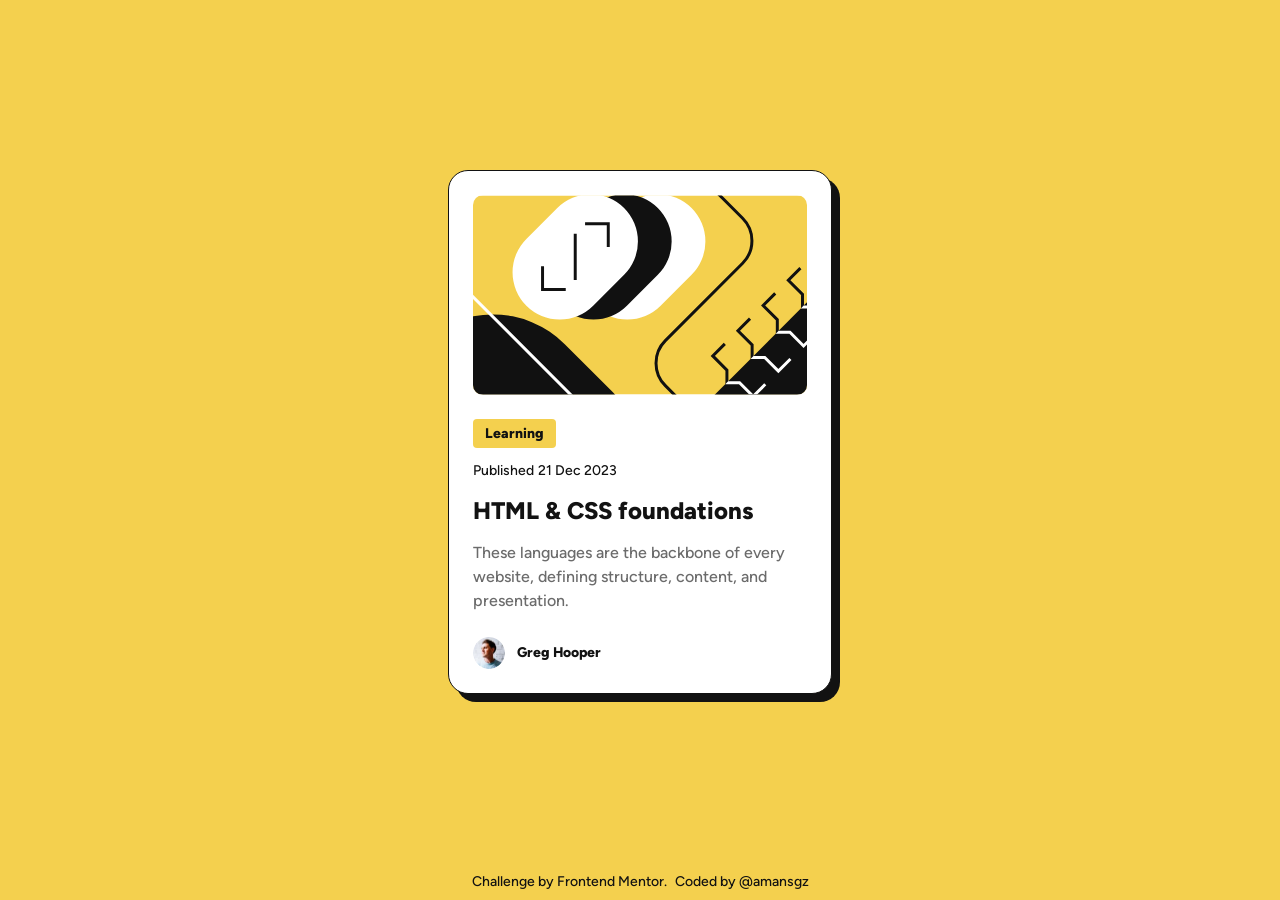
<file: blog-preview-card/index.html>
<!DOCTYPE html>
<html lang="en">

<head>
    <meta charset="UTF-8">
    <meta name="viewport" content="width=device-width, initial-scale=1.0">

    <!-- Favicon -->
    <link rel="icon" type="image/png" sizes="32x32" href="./assets/images/favicon-32x32.png">

    <!-- Title & Description(SEO) -->
    <title>Frontend Mentor | Blog preview card</title>
    <meta name="description" content="Solution to Blog preview card challenge on Frontend Mentor">

    <!-- CSS main stylesheets -->
    <link rel="stylesheet" href="./css/main.css">
</head>

<body>

    <main class="main-content">

        <article class="card">

            <header class="card__header">
                <!--  show a cropped portion on mobile and complete image on desktop  -->
                <img class="card__img" src="./assets/images/illustration-article.svg" alt="" width="288" height="288"
                    aria-hidden="true">
            </header>


            <div class="card__content">

                <span class="card__badge  card__badge--learning">
                    Learning
                </span>

                <div class="card__wrapper-date">
                    <span class="card__published">Published</span>
                    <time class="card__date" datetime="2023-12-21">
                        21 Dec 2023
                    </time>
                </div>

                <h1>
                    <a href="#" class="card__title">
                        HTML & CSS foundations
                    </a>
                </h1>

                <p class="card__description">
                    These languages are the backbone of every website, defining structure, content, and presentation.
                </p>

            </div>

            <footer class="card__footer">

                <div class="author">
                    <img class="author__avatar" src="./assets/images/image-avatar.webp" alt="Avatar of Greg Hooper"
                        width="32" height="32">

                    <p class="author__name">Greg Hooper</p>
                </div>

            </footer>

        </article>


    </main>

    <footer class="footer">

        <ul class="attribution">
            <li class="attribution__item">
                Challenge by <a class="attribution__link" href="https://www.frontendmentor.io?ref=challenge"
                    target="_blank" rel="noopener noreferrer">Frontend Mentor</a>.
            </li>

            <li class="attribution__item">
                Coded by
                <a class="attribution__link" href="https://github.com/amansgz" target="_blank"
                    rel="noopener noreferrer">
                    @amansgz</a>
            </li>
        </ul>

    </footer>


</body>

</html>
</file>
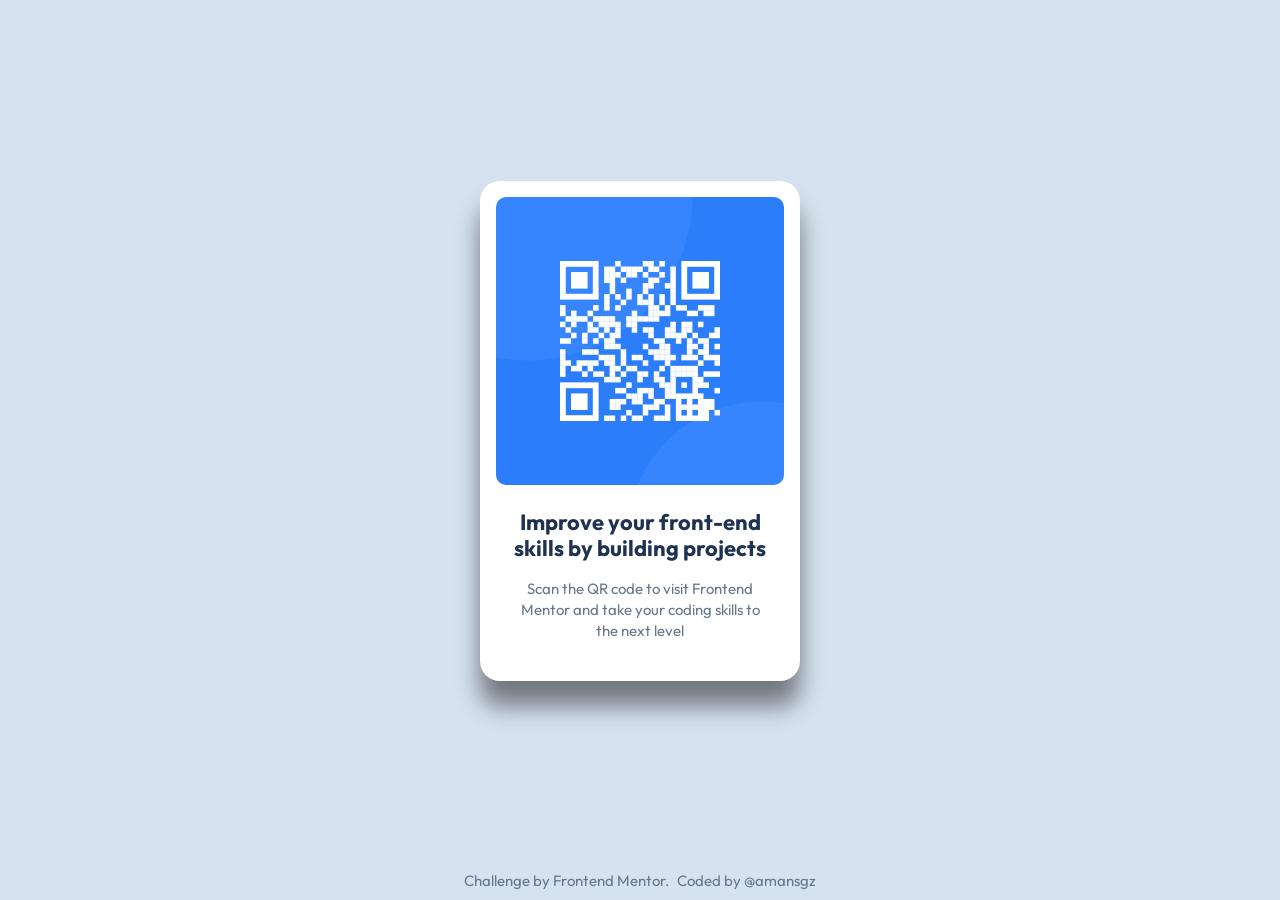
<file: qr-code-component/index.html>
<!DOCTYPE html>
<html lang="en">

<head>
    <meta charset="UTF-8">
    <meta name="viewport" content="width=device-width, initial-scale=1.0">

    <!-- Favicon -->
    <link rel="icon" type="image/png" sizes="32x32" href="./images/favicon-32x32.png">

    <!-- Google Fonts -->
    <link rel="preconnect" href="https://fonts.googleapis.com" />
    <link rel="preconnect" href="https://fonts.gstatic.com" crossorigin />
    <link href="https://fonts.googleapis.com/css2?family=Outfit:wght@400;700&display=swap" rel="stylesheet">

    <!-- Title & Description(SEO) -->
    <title>Frontend Mentor | QR code component</title>
    <meta name="description" content="Solution to QR code component challenge ono Frontend Mentor">

    <!-- CSS main stylesheets -->
    <link rel="stylesheet" href="./css/main.css">
</head>

<body>

    <main class="main-content">

        <article class="card">
            <img class="card__image" src="./images/image-qr-code.png"
                alt="Scan this QR code to visit the Frontend Mentor website" width="288" height="288">

            <div class="card__content">
                <h1 class="card__title">
                    Improve your front-end skills by building projects
                </h1>

                <p class="card__description">
                    Scan the QR code to visit Frontend Mentor and take your coding skills to the next level
                </p>
            </div>
        </article>


    </main>





    <footer class="footer">

        <ul class="attribution">
            <li class="attribution__item">
                Challenge by <a class="attribution__link" href="https://www.frontendmentor.io?ref=challenge"
                    target="_blank" rel="noopener noreferrer">Frontend
                    Mentor</a>.
            </li>

            <li class="attribution__item">
                Coded by <a class="attribution__link" href="https://github.com/amansgz" target="_blank"
                    rel="noopener noreferrer">@amansgz</a>
            </li>
        </ul>

    </footer>

</body>

</html>
</file>
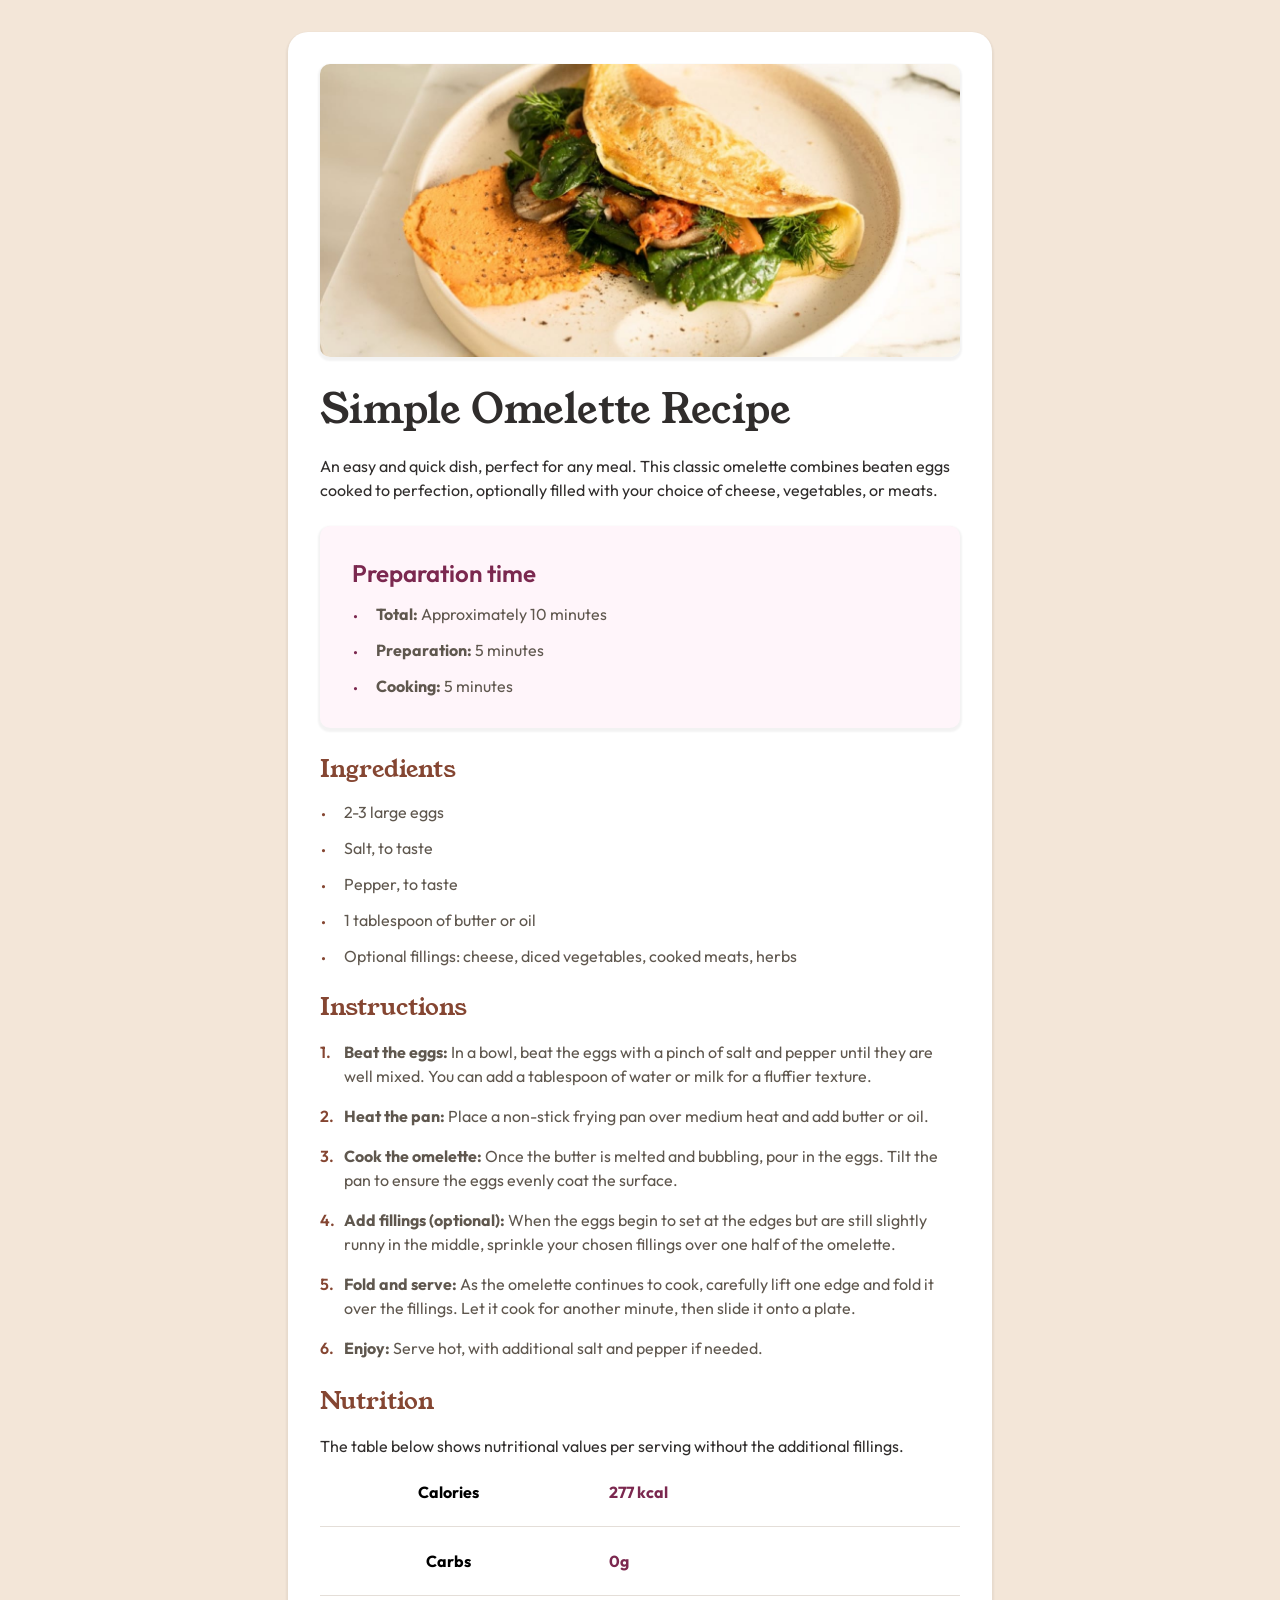
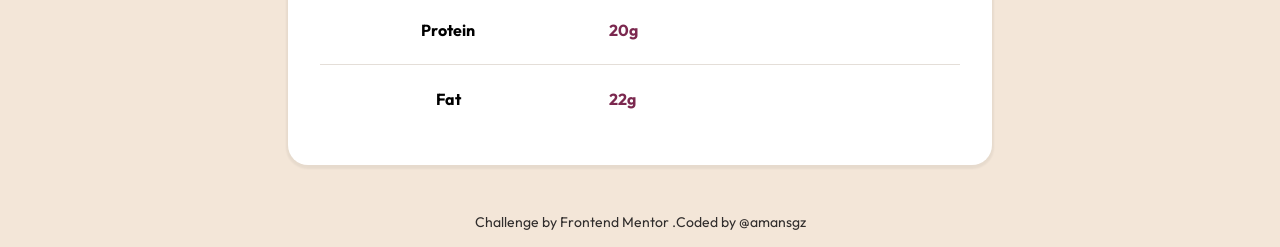
<file: recipe-page/index.html>
<!DOCTYPE html>
<html lang="en">

<head>
    <meta charset="UTF-8">
    <meta name="viewport" content="width=device-width, initial-scale=1.0">

    <!-- Favicon -->
    <link rel="icon" type="image/png" sizes="32x32" href="./assets/images/favicon-32x32.png">

    <!-- Title & Description(SEO) -->
    <title>Frontend Mentor | Recipe page</title>
    <meta name="description"
        content="Solution to Recipe Page challenge from Frontend Mentor. Built with semantic HTML and CSS.">

    <!-- CSS main stylesheets -->
    <link rel="stylesheet" href="./css/main.css">
</head>

<body>
    <main class="main">

        <div class="container">

            <section class="recipe">

                <header class="recipe__header">

                    <img class="recipe__image" src="./assets/images/image-omelette.jpeg"
                        alt="Golden vegetable omelette with pepper, folded and served on a white plate, filled with greens and cheese"
                        width="640" height="292" fetchpriority="high">

                    <div class="recipe__content">
                        <h1 class="recipe__title">
                            Simple Omelette Recipe
                        </h1>

                        <p class="recipe__description">
                            An easy and quick dish, perfect for any meal. This classic omelette combines beaten eggs
                            cooked to
                            perfection, optionally filled with your choice of cheese, vegetables, or meats.
                        </p>
                    </div>
                </header>

                <div class="recipe__details">

                    <!-- Preparation  -->
                    <section class="recipe__preparation" aria-labelledby="prep-time-heading">

                        <h2 class="recipe__title  recipe__title--preparation" id="prep-time-heading">
                            Preparation time
                        </h2>
                        <ul class="recipe__list  recipe__list--preparation">
                            <li><strong>Total:</strong> Approximately 10 minutes</li>
                            <li><strong>Preparation:</strong> 5 minutes</li>
                            <li><strong>Cooking:</strong> 5 minutes</li>
                        </ul>

                    </section>


                    <!-- Ingredients -->
                    <section class="recipe__ingredients" aria-labelledby="ingredients-heading">

                        <h2 class="recipe__title  recipe__title--section" id="ingredients-heading">
                            Ingredients
                        </h2>
                        <ul class="recipe__list  recipe__list--ingredients">
                            <li>2-3 large eggs</li>
                            <li>Salt, to taste</li>
                            <li>Pepper, to taste</li>
                            <li>1 tablespoon of butter or oil</li>
                            <li>Optional fillings: cheese, diced vegetables, cooked meats, herbs</li>
                        </ul>

                    </section>


                    <!-- Instructions -->
                    <section class="recipe__instructions" aria-labelledby="instructions-heading">

                        <h2 class="recipe__title  recipe__title--section" id="instructions-heading">
                            Instructions
                        </h2>

                        <ol class="recipe__list recipe__list--instructions">
                            <li>
                                <strong>Beat the eggs:</strong> In a bowl, beat the eggs with a pinch of salt and pepper
                                until they are well mixed. You can add a tablespoon of water or milk for a fluffier
                                texture.
                            </li>
                            <li>
                                <strong>Heat the pan:</strong> Place a non-stick frying pan over medium heat and add
                                butter or oil.
                            </li>
                            <li>
                                <strong>Cook the omelette:</strong> Once the butter is melted and bubbling, pour in the
                                eggs. Tilt the pan to ensure the eggs evenly coat the surface.
                            </li>
                            <li>
                                <strong>Add fillings (optional):</strong> When the eggs begin to set at the edges but
                                are still slightly runny in the middle, sprinkle your chosen fillings over one half of
                                the omelette.
                            </li>
                            <li>
                                <strong>Fold and serve:</strong> As the omelette continues to cook, carefully lift one
                                edge and fold it over the fillings. Let it cook for another minute, then slide it onto a
                                plate.
                            </li>
                            <li>
                                <strong>Enjoy:</strong> Serve hot, with additional salt and pepper if needed.
                            </li>
                        </ol>

                    </section>


                    <!-- Nutrition -->
                    <section class="recipe__nutrition" aria-labelledby="nutrition-heading">

                        <h2 class="recipe__title  recipe__title--section" id="nutrition-heading">
                            Nutrition
                        </h2>

                        <p class="recipe__description">
                            The table below shows nutritional values per serving without the additional fillings.
                        </p>

                        <table class="recipe__table">
                            <tbody>
                                <tr>
                                    <th scope="row">
                                        Calories
                                    </th>

                                    <td aria-label="277 kilocalories">
                                        <span aria-hidden="true">277 kcal</span>
                                    </td>
                                </tr>

                                <tr>
                                    <th scope="row">
                                        Carbs
                                    </th>

                                    <td aria-label="0 grams">
                                        <span aria-hidden="true">0g</span>
                                    </td>
                                </tr>

                                <tr>
                                    <th scope="row">
                                        Protein
                                    </th>

                                    <td aria-label="20 grams">
                                        <span aria-hidden="true">20g</span>
                                    </td>
                                </tr>

                                <tr>
                                    <th scope="row">
                                        Fat
                                    </th>

                                    <td aria-label="22 grams">
                                        <span aria-hidden="true">22g</span>
                                    </td>
                                </tr>

                            </tbody>
                        </table>
                    </section>

                </div>

            </section>

        </div>


    </main>


    <footer class="footer">

        <ul class="attribution">
            <li class="attribution__item">
                Challenge by
                <a class="attribution__link" href="https://www.frontendmentor.io?ref=challenge" target="_blank"
                    rel="noopener noreferrer">
                    Frontend Mentor
                </a>.
            </li>
            <li class="attribution__item">
                Coded by
                <a class="attribution__link" href="https://github.com/amansgz" target="_blank"
                    rel="noopener noreferrer">
                    @amansgz
                </a>
            </li>
        </ul>


    </footer>
</body>

</html>
</file>
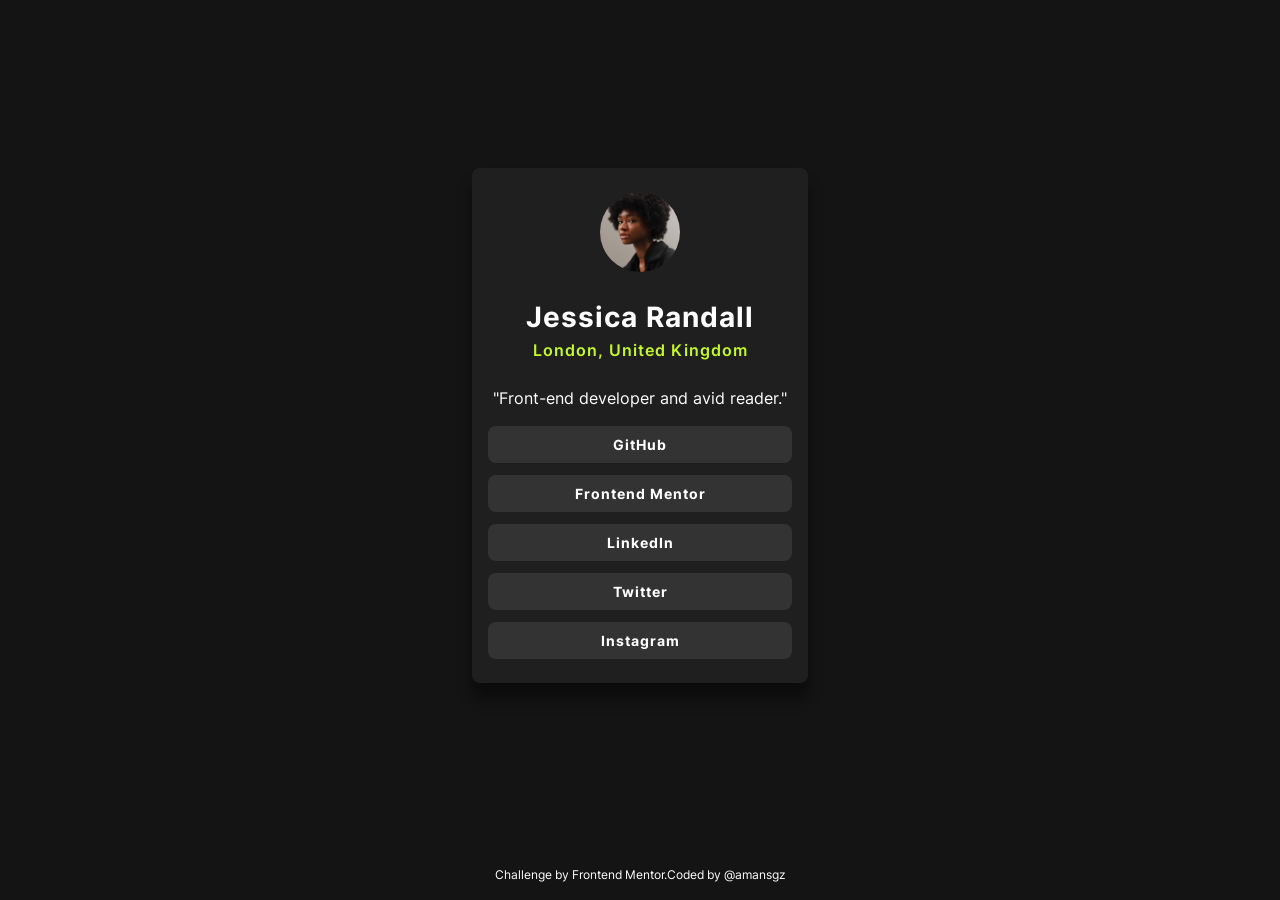
<file: social-links-profile/index.html>
<!DOCTYPE html>
<html lang="en">

<head>
    <meta charset="UTF-8">
    <meta name="viewport" content="width=device-width, initial-scale=1.0">

    <!-- Favicon -->
    <link rel="icon" type="image/png" sizes="32x32" href="./assets/images/favicon-32x32.png">

    <!-- Title & Description (SEO) -->
    <title>Frontend Mentor | Social links profile</title>
    <meta name="description" content="Solution to Social links profile challenge on Frontend Mentor">

    <!-- CSS main stylesheets -->
    <link rel="stylesheet" href="./css/main.css">
</head>

<body>

    <main class="main-content">

        <article class="profile" aria-labelledby="profile-name">

            <header class="profile__header">

                <div class="profile__info">
                    <img class="profile__avatar" src="./assets/images/avatar-jessica.jpeg"
                        alt="Avatar of Jessica Randall" width="88" height="88">

                    <h1 class="profile__name" id="profile-name">Jessica Randall</h1>

                    <p class="profile__location">London, United Kingdom</p>

                    <blockquote class="profile__bio">"Front-end developer and avid reader."</blockquote>
                </div>

            </header>

            <nav class="profile__social-nav" aria-label="Social links">

                <ul class="profile__social-list">
                    <li class="profile__social-item">
                        <a class="profile__social-link" href="#">GitHub</a>
                    </li>
                    <li class="profile__social-item">
                        <a class="profile__social-link" href="#">Frontend Mentor</a>
                    </li>
                    <li class="profile__social-item">
                        <a class="profile__social-link" href="#">LinkedIn</a>
                    </li>
                    <li class="profile__social-item">
                        <a class="profile__social-link" href="#">Twitter</a>
                    </li>
                    <li class="profile__social-item">
                        <a class="profile__social-link" href="#">Instagram</a>
                    </li>
                </ul>
            </nav>

        </article>

    </main>

    <footer class="footer">

        <ul class="attribution">
            <li class="attribution__item">
                Challenge by <a class="attribution__link" href="https://www.frontendmentor.io?ref=challenge"
                    target="_blank" rel="noopener noreferrer">Frontend Mentor</a>.
            </li>

            <li class="attribution__item">
                Coded by
                <a class="attribution__link" href="https://github.com/amansgz" target="_blank"
                    rel="noopener noreferrer">
                    @amansgz</a>
            </li>
        </ul>

    </footer>
</body>

</html>
</file>
<file: blog-preview-card/css/main.css>
/*  ========================================
    main.css - Main Entry Point
    ======================================== */

/* 1. TOKENS - Variables */
@import "tokens.css";

/* 2. BASE - Global styles, reset, typography */
@import "base.css";

/* 3. LAYOUT - Page structure*/
@import "layout.css";

/* 4. COMPONENTS */
@import "components/card.css";
@import "components/attribution.css";
</file>
<file: qr-code-component/css/main.css>
/*  ========================================
    main.css - Main Entry Point
    ======================================== */

/* 1. TOKENS - Variables */
@import "tokens.css";

/* 2. BASE - Global styles, reset, typography */
@import "base.css";

/* 3. LAYOUT - Page structure*/
@import "layout.css"; /* 

/* 4. COMPONENTS */
@import "./components/card.css";
@import "./components/attribution.css";
</file>
<file: recipe-page/css/main.css>
/*  ========================================
    main.css - Main Entry Point
    ======================================== */

/* 1. TOKENS - Variables */
@import "tokens.css";

/* 2. BASE - Global styles, reset, typography */
@import "base.css";

/* 3. LAYOUT - Page structure*/
@import "layout.css";

/* 4. COMPONENTS */
@import "components/recipe.css";
@import "components/footer.css";
</file>
<file: social-links-profile/css/main.css>
/*  ========================================
    main.css - Main Entry Point
    ======================================== */

/* 1. TOKENS - Variables */
@import "tokens.css";

/* 2. BASE - Global styles, reset, typography */
@import "base.css";

/* 3. LAYOUT - Page structure*/
@import "layout.css";

/* 4. COMPONENTS */
@import "components/profile.css";
@import "components/attribution.css";
</file>
